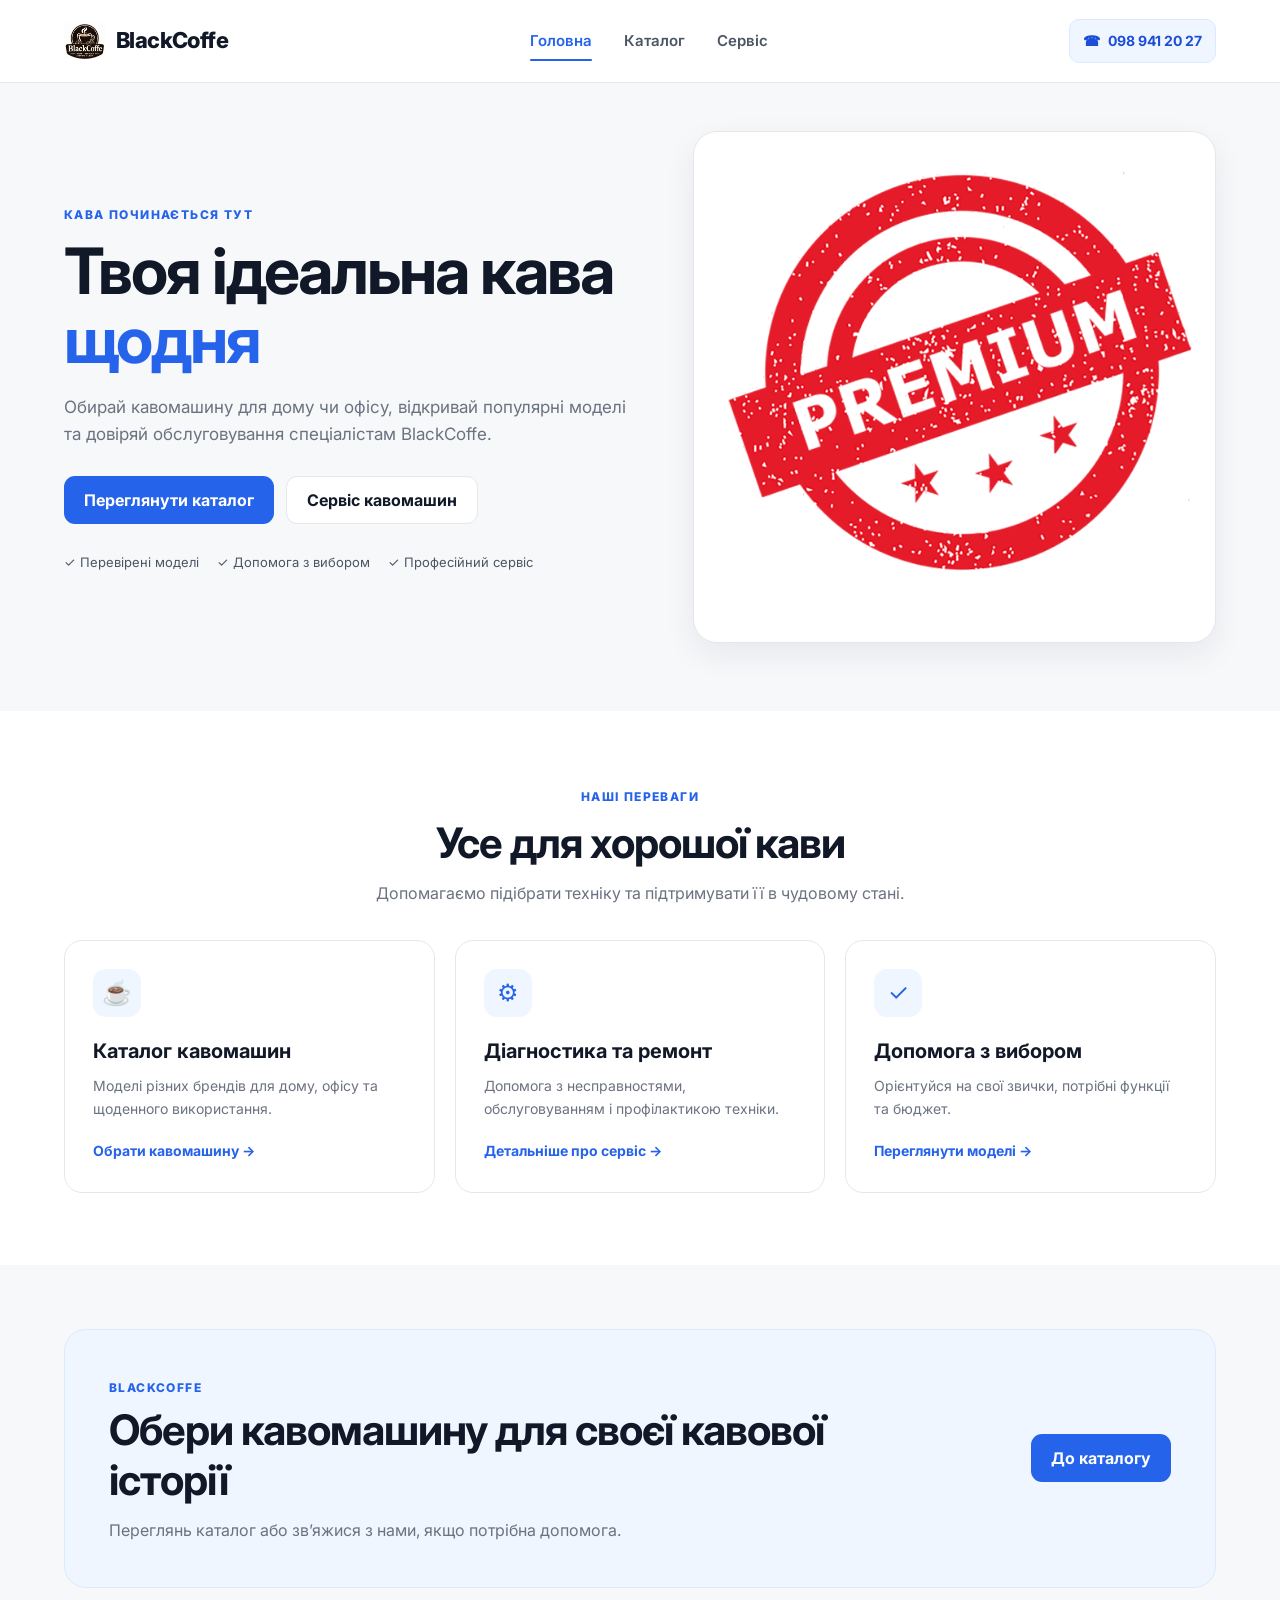
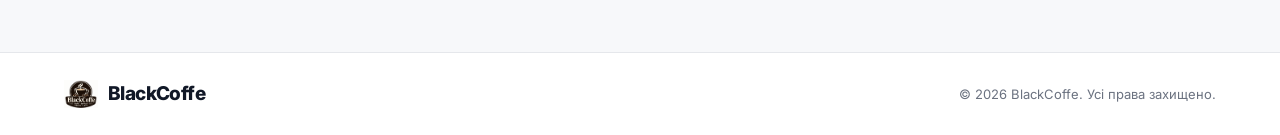
<file: index.html>
<!DOCTYPE html>
<html lang="uk">
<head>
    <meta charset="UTF-8">
    <meta name="viewport" content="width=device-width, initial-scale=1.0">
    <meta name="description" content="BlackCoffe — кавомашини, каталог і сервіс.">
    <title>BlackCoffe | Головна</title>

    <link rel="preconnect" href="https://fonts.googleapis.com">
    <link rel="preconnect" href="https://fonts.gstatic.com" crossorigin>
    <link href="https://fonts.googleapis.com/css2?family=Inter:wght@400;500;600;700;800&display=swap" rel="stylesheet">
    <link rel="stylesheet" href="blackcoffe.css">
</head>
<body>

<header class="site-header">
    <div class="site-header-inner">
        <a class="site-logo" href="index.html">
            <img src="Logo.jpg" alt="">
            <span>BlackCoffe</span>
        </a>

        <nav class="site-nav" id="siteNav" aria-label="Головна навігація">
            <a href="index.html" class="active" aria-current="page">Головна</a>
            <a href="catalog.html">Каталог</a>
            <a href="servis.html">Сервіс</a>
        </nav>

        <div class="site-header-actions">
            <a class="site-phone" href="tel:+380989412027">
                ☎ <span>098 941 20 27</span>
            </a>

            <button class="site-burger" id="siteBurger"
                    type="button"
                    aria-label="Відкрити меню"
                    aria-controls="siteNav"
                    aria-expanded="false">
                <span></span>
                <span></span>
                <span></span>
            </button>
        </div>
    </div>
</header>

<main>
    <section class="home-hero">
        <div class="home-copy">
            <span class="eyebrow">Кава починається тут</span>

            <h1>Твоя ідеальна кава <span>щодня</span></h1>

            <p>
                Обирай кавомашину для дому чи офісу, відкривай популярні
                моделі та довіряй обслуговування спеціалістам BlackCoffe.
            </p>

            <div class="hero-actions">
                <a class="btn primary" href="catalog.html">Переглянути каталог</a>
                <a class="btn secondary" href="servis.html">Сервіс кавомашин</a>
            </div>

            <div class="benefits">
                <span>✓ Перевірені моделі</span>
                <span>✓ Допомога з вибором</span>
                <span>✓ Професійний сервіс</span>
            </div>
        </div>

        <div class="home-image">
            <img src="premium.png" alt="Кавомашина BlackCoffe">
        </div>
    </section>

    <section class="features">
        <div class="heading">
            <span class="eyebrow">Наші переваги</span>
            <h2>Усе для хорошої кави</h2>
            <p>Допомагаємо підібрати техніку та підтримувати її в чудовому стані.</p>
        </div>

        <div class="feature-grid">
            <article class="feature-card">
                <span class="feature-icon">☕</span>
                <h3>Каталог кавомашин</h3>
                <p>Моделі різних брендів для дому, офісу та щоденного використання.</p>
                <a href="catalog.html">Обрати кавомашину →</a>
            </article>

            <article class="feature-card">
                <span class="feature-icon">⚙</span>
                <h3>Діагностика та ремонт</h3>
                <p>Допомога з несправностями, обслуговуванням і профілактикою техніки.</p>
                <a href="servis.html">Детальніше про сервіс →</a>
            </article>

            <article class="feature-card">
                <span class="feature-icon">✓</span>
                <h3>Допомога з вибором</h3>
                <p>Орієнтуйся на свої звички, потрібні функції та бюджет.</p>
                <a href="catalog.html">Переглянути моделі →</a>
            </article>
        </div>
    </section>

    <section class="home-cta">
        <div>
            <span class="eyebrow">BlackCoffe</span>
            <h2>Обери кавомашину для своєї кавової історії</h2>
            <p>Переглянь каталог або зв’яжися з нами, якщо потрібна допомога.</p>
        </div>

        <a class="btn primary" href="catalog.html">До каталогу</a>
    </section>
</main>

<footer class="site-footer">
    <div class="site-footer-inner">
        <a class="site-logo" href="index.html">
            <img src="Logo.jpg" alt="">
            <span>BlackCoffe</span>
        </a>

        <p>© <span id="currentYear"></span> BlackCoffe. Усі права захищено.</p>
    </div>
</footer>

<script src="blackcoffe.js"></script>
</body>
</html>
</file>
<file: blackcoffe.css>
/* Спільні стилі BlackCoffe */

:root {
    --blue: #2563eb;
    --blue-dark: #1d4ed8;
    --dark: #111827;
    --text: #1f2937;
    --muted: #6b7280;
    --line: #e5e7eb;
    --bg: #f7f8fa;
    --card: #fff;
    --shadow: 0 12px 32px rgba(17, 24, 39, .07);
    --container: 1200px;
}

* {
    box-sizing: border-box;
}

html {
    scroll-behavior: smooth;
    scroll-padding-top: 100px;
}

body {
    margin: 0;
    min-width: 320px;
    font-family: Inter, -apple-system, BlinkMacSystemFont, "Segoe UI", sans-serif;
    background: var(--bg);
    color: var(--text);
    line-height: 1.6;
    -webkit-font-smoothing: antialiased;
}

img {
    display: block;
    max-width: 100%;
}

a {
    color: inherit;
    text-decoration: none;
}

button {
    font: inherit;
}

/* Однаковий хедер на всіх сторінках */

.site-header {
    position: sticky;
    top: 0;
    z-index: 1000;
    width: 100%;
    background: rgba(255, 255, 255, .97);
    border-bottom: 1px solid var(--line);
    backdrop-filter: blur(12px);
}

.site-header-inner {
    width: min(var(--container), 90%);
    min-height: 82px;
    margin: auto;
    display: flex;
    align-items: center;
    justify-content: space-between;
    gap: 24px;
}

.site-logo {
    display: inline-flex;
    align-items: center;
    gap: 10px;
    flex-shrink: 0;
    color: var(--dark);
    font-size: 22px;
    font-weight: 800;
    letter-spacing: -.6px;
    white-space: nowrap;
}

.site-logo img {
    width: 42px;
    height: 42px;
    object-fit: contain;
}

.site-nav {
    display: flex;
    align-items: center;
    justify-content: center;
    gap: clamp(18px, 2.5vw, 34px);
}

.site-nav a {
    position: relative;
    padding: 10px 0;
    color: #4b5563;
    font-size: 15px;
    font-weight: 600;
    white-space: nowrap;
    transition: color .2s;
}

.site-nav a:hover,
.site-nav a.active {
    color: var(--blue);
}

.site-nav a.active::after {
    content: "";
    position: absolute;
    left: 0;
    right: 0;
    bottom: 2px;
    height: 2px;
    border-radius: 2px;
    background: var(--blue);
}

.site-header-actions {
    display: flex;
    align-items: center;
    gap: 10px;
}

.site-phone {
    display: inline-flex;
    align-items: center;
    gap: 8px;
    min-height: 44px;
    padding: 0 13px;
    border: 1px solid #dbeafe;
    border-radius: 10px;
    background: #eff6ff;
    color: #1d4ed8;
    font-size: 14px;
    font-weight: 700;
    white-space: nowrap;
}

.site-burger {
    display: none;
    width: 44px;
    height: 44px;
    padding: 10px;
    border: 1px solid var(--line);
    border-radius: 10px;
    background: #fff;
    cursor: pointer;
}

.site-burger span {
    display: block;
    width: 100%;
    height: 2px;
    margin: 4px 0;
    border-radius: 2px;
    background: var(--dark);
    transition: transform .2s, opacity .2s;
}

.site-burger.open span:first-child {
    transform: translateY(6px) rotate(45deg);
}

.site-burger.open span:nth-child(2) {
    opacity: 0;
}

.site-burger.open span:last-child {
    transform: translateY(-6px) rotate(-45deg);
}

/* Футер */

.site-footer {
    margin-top: 60px;
    padding: 24px 5%;
    border-top: 1px solid var(--line);
    background: #fff;
}

.site-footer-inner {
    width: min(var(--container), 100%);
    margin: auto;
    display: flex;
    align-items: center;
    justify-content: space-between;
    gap: 20px;
}

.site-footer p {
    margin: 0;
    color: var(--muted);
    font-size: 13px;
}

.site-footer .site-logo {
    font-size: 19px;
}

.site-footer .site-logo img {
    width: 34px;
    height: 34px;
}

/* Головна сторінка */

.home-hero {
    width: min(var(--container), 90%);
    margin: 48px auto 68px;
    display: grid;
    grid-template-columns: 1.05fr .95fr;
    align-items: center;
    gap: 50px;
}

.home-copy {
    padding: 16px 0;
}

.eyebrow {
    display: inline-block;
    margin-bottom: 12px;
    color: var(--blue);
    font-size: 12px;
    font-weight: 800;
    letter-spacing: 1.4px;
    text-transform: uppercase;
}

.home-hero h1 {
    max-width: 650px;
    margin: 0 0 20px;
    color: var(--dark);
    font-size: clamp(38px, 5vw, 64px);
    line-height: 1.08;
    letter-spacing: -2px;
}

.home-hero h1 span {
    color: var(--blue);
}

.home-copy > p {
    max-width: 590px;
    margin: 0;
    color: var(--muted);
    font-size: 17px;
}

.hero-actions {
    display: flex;
    flex-wrap: wrap;
    gap: 12px;
    margin-top: 28px;
}

.btn {
    display: inline-flex;
    align-items: center;
    justify-content: center;
    min-height: 48px;
    padding: 0 20px;
    border-radius: 11px;
    font-weight: 700;
    transition: transform .2s, background .2s;
}

.btn:hover {
    transform: translateY(-2px);
}

.btn.primary {
    background: var(--blue);
    color: #fff;
}

.btn.primary:hover {
    background: var(--blue-dark);
}

.btn.secondary {
    border: 1px solid var(--line);
    background: #fff;
    color: var(--dark);
}

.benefits {
    display: flex;
    flex-wrap: wrap;
    gap: 12px 18px;
    margin-top: 28px;
    color: #4b5563;
    font-size: 13px;
}

.home-image {
    overflow: hidden;
    min-height: 360px;
    border: 1px solid var(--line);
    border-radius: 24px;
    background: #fff;
    box-shadow: var(--shadow);
}

.home-image img {
    width: 100%;
    height: 100%;
    min-height: 360px;
    max-height: 510px;
    object-fit: cover;
}

.features {
    padding: 72px 5%;
    background: #fff;
}

.heading {
    max-width: 700px;
    margin: 0 auto 34px;
    text-align: center;
}

.heading h2,
.home-cta h2 {
    margin: 0 0 12px;
    color: var(--dark);
    font-size: clamp(28px, 3.5vw, 42px);
    line-height: 1.2;
    letter-spacing: -1px;
}

.heading p,
.home-cta p {
    margin: 0;
    color: var(--muted);
}

.feature-grid {
    width: min(var(--container), 100%);
    margin: auto;
    display: grid;
    grid-template-columns: repeat(3, minmax(0, 1fr));
    gap: 20px;
}

.feature-card {
    padding: 28px;
    border: 1px solid var(--line);
    border-radius: 18px;
    background: #fff;
    transition: transform .2s, box-shadow .2s;
}

.feature-card:hover {
    transform: translateY(-4px);
    box-shadow: var(--shadow);
}

.feature-icon {
    display: grid;
    place-items: center;
    width: 48px;
    height: 48px;
    margin-bottom: 18px;
    border-radius: 13px;
    background: #eff6ff;
    color: var(--blue);
    font-size: 24px;
}

.feature-card h3 {
    margin: 0 0 8px;
    color: var(--dark);
    font-size: 20px;
}

.feature-card p {
    margin: 0 0 18px;
    color: var(--muted);
    font-size: 14px;
}

.feature-card a {
    color: var(--blue);
    font-size: 14px;
    font-weight: 700;
}

.home-cta {
    width: min(var(--container), 90%);
    margin: 64px auto;
    display: flex;
    align-items: center;
    justify-content: space-between;
    gap: 28px;
    padding: clamp(26px, 4vw, 44px);
    border: 1px solid #dbeafe;
    border-radius: 22px;
    background: #eff6ff;
}

.home-cta > div {
    max-width: 750px;
}

.home-cta .eyebrow {
    margin-bottom: 8px;
}

/* Адаптивність */

@media (max-width: 950px) {
    .site-header-inner {
        gap: 16px;
    }

    .site-nav {
        gap: 17px;
    }

    .site-logo {
        font-size: 20px;
    }

    .site-logo img {
        width: 38px;
        height: 38px;
    }

    .site-phone {
        padding: 0 10px;
        font-size: 13px;
    }
}

@media (max-width: 820px) {
    .site-header-inner {
        position: relative;
        min-height: 72px;
        width: 90%;
    }

    .site-header-actions {
        margin-left: auto;
    }

    .site-phone {
        display: none;
    }

    .site-burger {
        display: block;
        flex-shrink: 0;
    }

    .site-nav {
        position: absolute;
        top: calc(100% + 1px);
        left: 0;
        right: 0;
        display: none;
        flex-direction: column;
        align-items: stretch;
        gap: 0;
        padding: 10px 14px;
        border: 1px solid var(--line);
        border-radius: 0 0 14px 14px;
        background: #fff;
        box-shadow: var(--shadow);
    }

    .site-nav.open {
        display: flex;
    }

    .site-nav a {
        padding: 13px 10px;
        border-bottom: 1px solid #f0f1f3;
    }

    .site-nav a:last-child {
        border-bottom: 0;
    }

    .site-nav a.active::after {
        display: none;
    }

    .site-nav a.active {
        border-radius: 8px;
        background: #eff6ff;
    }

    .home-hero {
        grid-template-columns: 1fr;
        gap: 28px;
        margin-top: 32px;
    }

    .home-copy {
        text-align: center;
    }

    .home-copy > p {
        margin: auto;
    }

    .hero-actions,
    .benefits {
        justify-content: center;
    }

    .home-image {
        min-height: 280px;
    }

    .home-image img {
        min-height: 280px;
        max-height: 390px;
    }

    .feature-grid {
        grid-template-columns: 1fr;
    }

    .home-cta {
        align-items: flex-start;
        flex-direction: column;
    }
}

@media (max-width: 480px) {
    .home-hero {
        margin-bottom: 45px;
    }

    .home-hero h1 {
        font-size: 38px;
        letter-spacing: -1.2px;
    }

    .home-copy > p {
        font-size: 15px;
    }

    .hero-actions {
        flex-direction: column;
    }

    .hero-actions .btn {
        width: 100%;
    }

    .features {
        padding-block: 48px;
    }

    .feature-card {
        padding: 23px;
    }

    .home-cta {
        margin-block: 42px;
    }

    .site-footer-inner {
        align-items: flex-start;
        flex-direction: column;
    }
}

@media (prefers-reduced-motion: reduce) {
    html {
        scroll-behavior: auto;
    }

    *,
    *::before,
    *::after {
        transition-duration: .01ms !important;
    }
}
</file>
